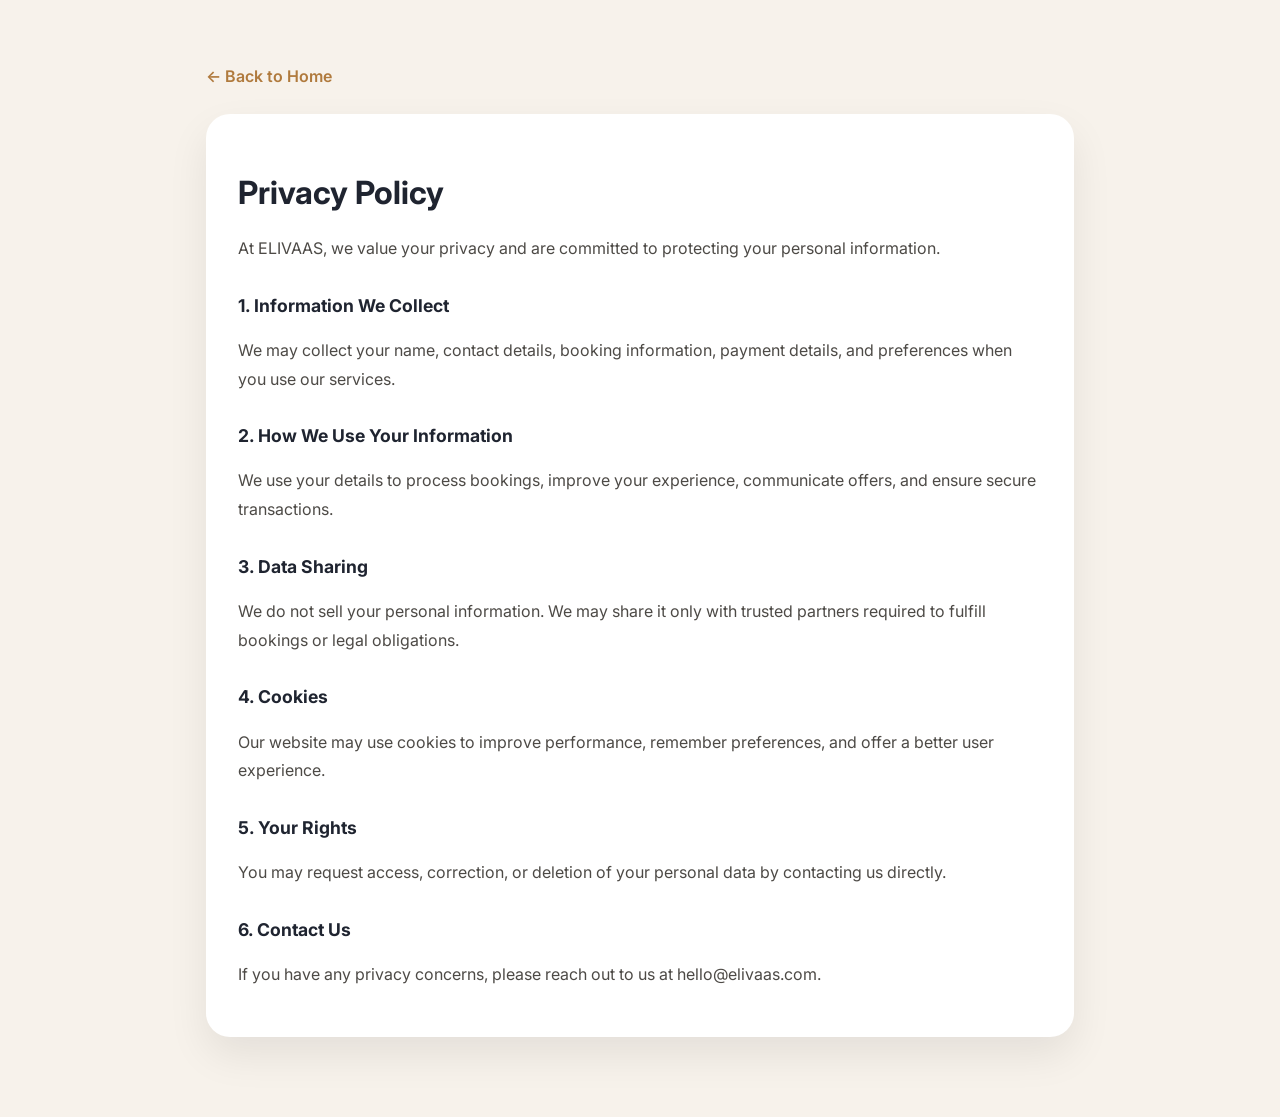
<file: privacy-policy.html>
<!DOCTYPE html>
<html lang="en">
  <head>
    <meta charset="UTF-8" />
    <meta name="viewport" content="width=device-width, initial-scale=1.0" />
    <title>Privacy Policy | ELIVAAS</title>
    <link rel="preconnect" href="https://fonts.googleapis.com" />
    <link rel="preconnect" href="https://fonts.gstatic.com" crossorigin />
    <link href="https://fonts.googleapis.com/css2?family=Inter:wght@300;400;500;600;700;800&display=swap" rel="stylesheet" />
    <link rel="stylesheet" href="styles.css" />
    <style>
      body {
        background: #f7f2eb;
      }
      .policy-page {
        max-width: 900px;
        margin: 0 auto;
        padding: 4rem 1rem 5rem;
      }
      .policy-card {
        background: white;
        border-radius: 24px;
        padding: 2rem;
        box-shadow: 0 18px 40px rgba(0,0,0,0.08);
      }
      .policy-card h1 {
        font-size: 2rem;
        margin-bottom: 0.5rem;
      }
      .policy-card h2 {
        margin-top: 1.8rem;
        font-size: 1.1rem;
      }
      .policy-card p, .policy-card li {
        color: #4d4a46;
        line-height: 1.8;
      }
      .back-link {
        display: inline-block;
        margin-bottom: 1.5rem;
        color: #b07a3d;
        font-weight: 600;
        text-decoration: none;
      }
    </style>
  </head>
  <body>
    <div class="policy-page">
      <a class="back-link" href="index.html">← Back to Home</a>
      <div class="policy-card">
        <h1>Privacy Policy</h1>
        <p>At ELIVAAS, we value your privacy and are committed to protecting your personal information.</p>

        <h2>1. Information We Collect</h2>
        <p>We may collect your name, contact details, booking information, payment details, and preferences when you use our services.</p>

        <h2>2. How We Use Your Information</h2>
        <p>We use your details to process bookings, improve your experience, communicate offers, and ensure secure transactions.</p>

        <h2>3. Data Sharing</h2>
        <p>We do not sell your personal information. We may share it only with trusted partners required to fulfill bookings or legal obligations.</p>

        <h2>4. Cookies</h2>
        <p>Our website may use cookies to improve performance, remember preferences, and offer a better user experience.</p>

        <h2>5. Your Rights</h2>
        <p>You may request access, correction, or deletion of your personal data by contacting us directly.</p>

        <h2>6. Contact Us</h2>
        <p>If you have any privacy concerns, please reach out to us at hello@elivaas.com.</p>
      </div>
    </div>
  </body>
</html>
</file>
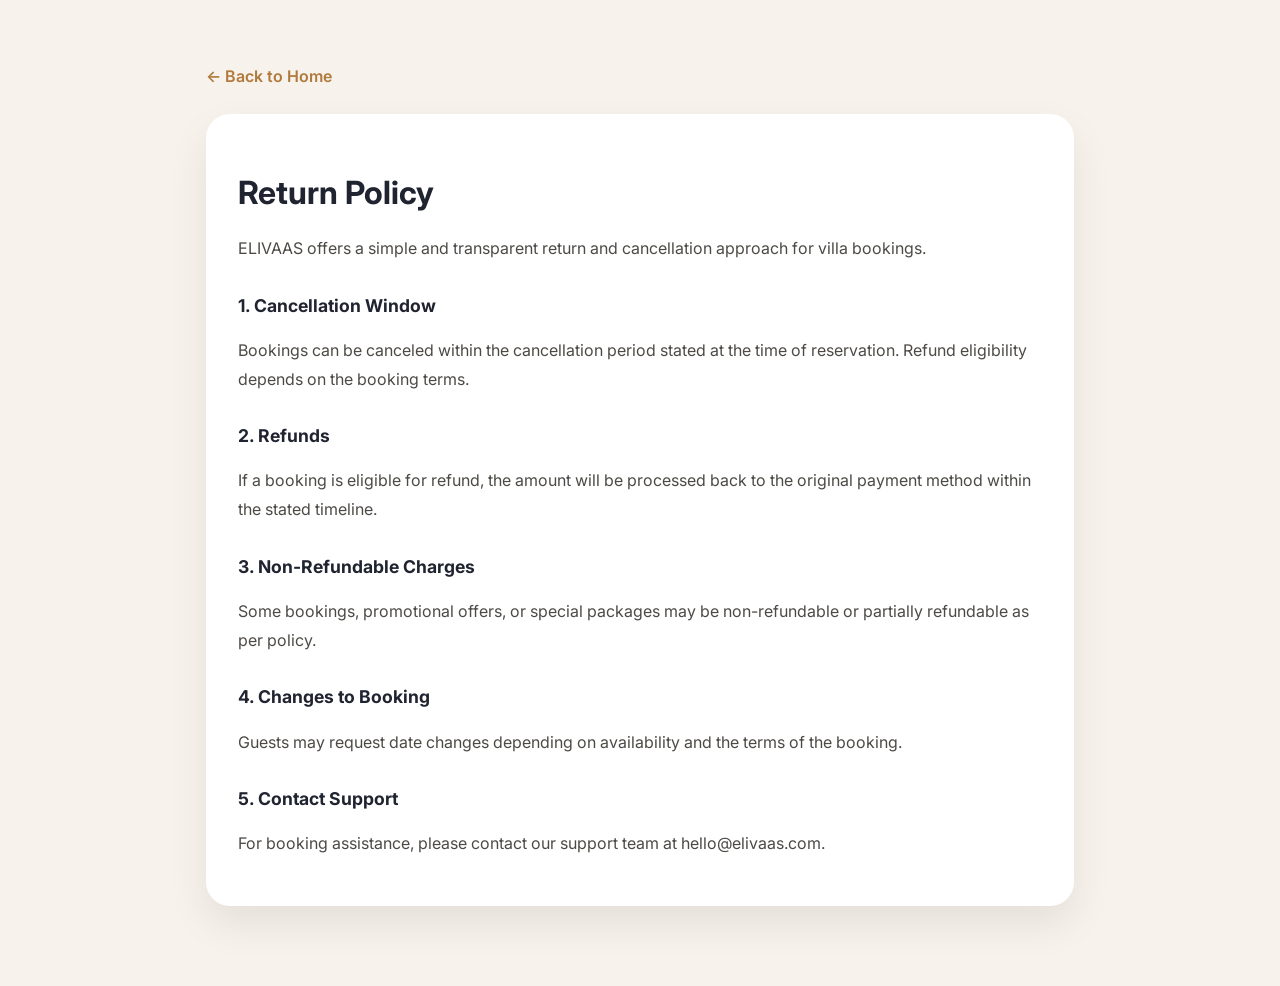
<file: return-policy.html>
<!DOCTYPE html>
<html lang="en">
  <head>
    <meta charset="UTF-8" />
    <meta name="viewport" content="width=device-width, initial-scale=1.0" />
    <title>Return Policy | ELIVAAS</title>
    <link rel="preconnect" href="https://fonts.googleapis.com" />
    <link rel="preconnect" href="https://fonts.gstatic.com" crossorigin />
    <link href="https://fonts.googleapis.com/css2?family=Inter:wght@300;400;500;600;700;800&display=swap" rel="stylesheet" />
    <link rel="stylesheet" href="styles.css" />
    <style>
      body {
        background: #f7f2eb;
      }
      .policy-page {
        max-width: 900px;
        margin: 0 auto;
        padding: 4rem 1rem 5rem;
      }
      .policy-card {
        background: white;
        border-radius: 24px;
        padding: 2rem;
        box-shadow: 0 18px 40px rgba(0,0,0,0.08);
      }
      .policy-card h1 {
        font-size: 2rem;
        margin-bottom: 0.5rem;
      }
      .policy-card h2 {
        margin-top: 1.8rem;
        font-size: 1.1rem;
      }
      .policy-card p, .policy-card li {
        color: #4d4a46;
        line-height: 1.8;
      }
      .back-link {
        display: inline-block;
        margin-bottom: 1.5rem;
        color: #b07a3d;
        font-weight: 600;
        text-decoration: none;
      }
    </style>
  </head>
  <body>
    <div class="policy-page">
      <a class="back-link" href="index.html">← Back to Home</a>
      <div class="policy-card">
        <h1>Return Policy</h1>
        <p>ELIVAAS offers a simple and transparent return and cancellation approach for villa bookings.</p>

        <h2>1. Cancellation Window</h2>
        <p>Bookings can be canceled within the cancellation period stated at the time of reservation. Refund eligibility depends on the booking terms.</p>

        <h2>2. Refunds</h2>
        <p>If a booking is eligible for refund, the amount will be processed back to the original payment method within the stated timeline.</p>

        <h2>3. Non-Refundable Charges</h2>
        <p>Some bookings, promotional offers, or special packages may be non-refundable or partially refundable as per policy.</p>

        <h2>4. Changes to Booking</h2>
        <p>Guests may request date changes depending on availability and the terms of the booking.</p>

        <h2>5. Contact Support</h2>
        <p>For booking assistance, please contact our support team at hello@elivaas.com.</p>
      </div>
    </div>
  </body>
</html>
</file>
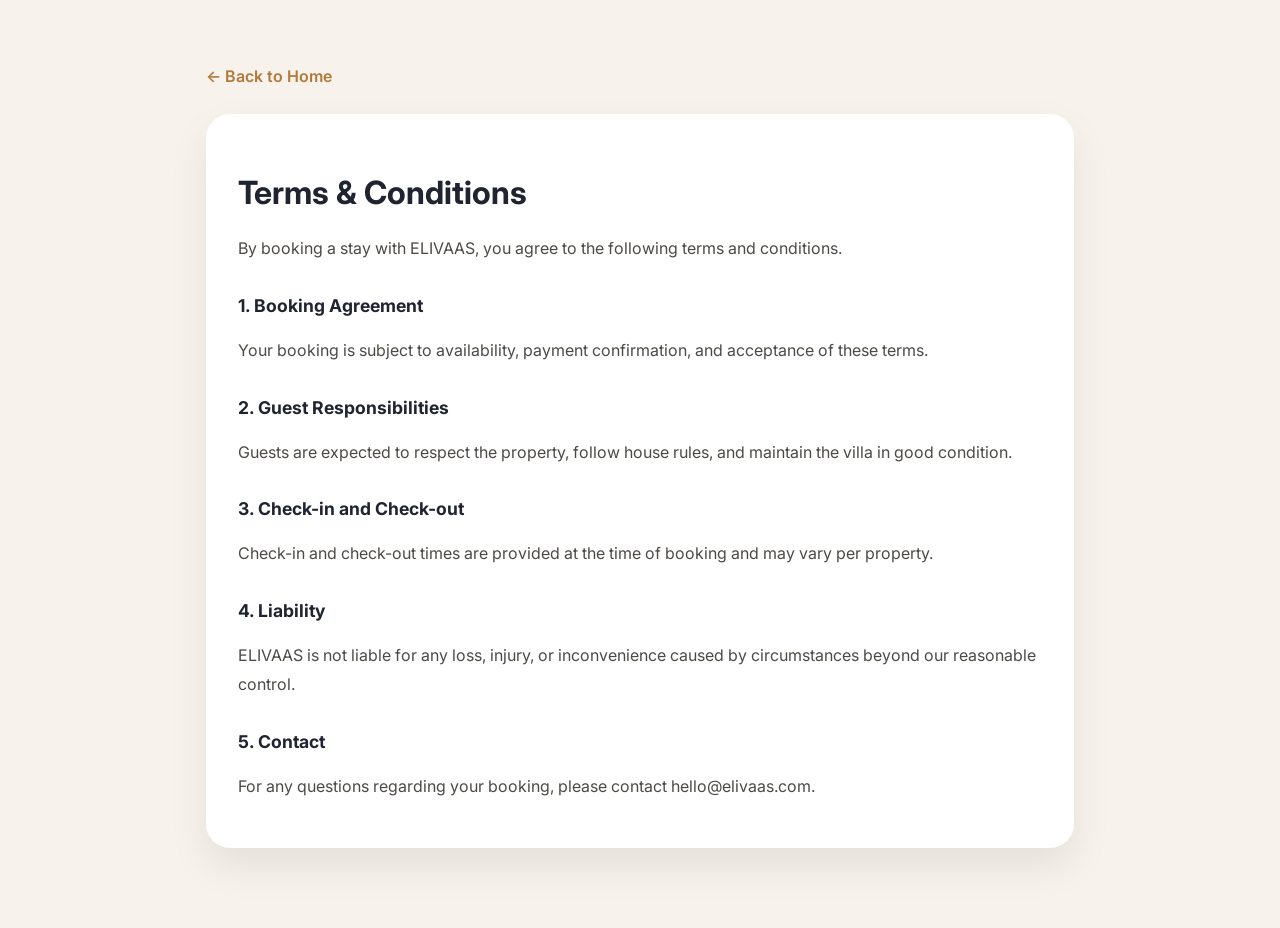
<file: terms-and-conditions.html>
<!DOCTYPE html>
<html lang="en">
  <head>
    <meta charset="UTF-8" />
    <meta name="viewport" content="width=device-width, initial-scale=1.0" />
    <title>Terms & Conditions | ELIVAAS</title>
    <link rel="preconnect" href="https://fonts.googleapis.com" />
    <link rel="preconnect" href="https://fonts.gstatic.com" crossorigin />
    <link href="https://fonts.googleapis.com/css2?family=Inter:wght@300;400;500;600;700;800&display=swap" rel="stylesheet" />
    <link rel="stylesheet" href="styles.css" />
    <style>
      body {
        background: #f7f2eb;
      }
      .policy-page {
        max-width: 900px;
        margin: 0 auto;
        padding: 4rem 1rem 5rem;
      }
      .policy-card {
        background: white;
        border-radius: 24px;
        padding: 2rem;
        box-shadow: 0 18px 40px rgba(0,0,0,0.08);
      }
      .policy-card h1 {
        font-size: 2rem;
        margin-bottom: 0.5rem;
      }
      .policy-card h2 {
        margin-top: 1.8rem;
        font-size: 1.1rem;
      }
      .policy-card p, .policy-card li {
        color: #4d4a46;
        line-height: 1.8;
      }
      .back-link {
        display: inline-block;
        margin-bottom: 1.5rem;
        color: #b07a3d;
        font-weight: 600;
        text-decoration: none;
      }
    </style>
  </head>
  <body>
    <div class="policy-page">
      <a class="back-link" href="index.html">← Back to Home</a>
      <div class="policy-card">
        <h1>Terms & Conditions</h1>
        <p>By booking a stay with ELIVAAS, you agree to the following terms and conditions.</p>

        <h2>1. Booking Agreement</h2>
        <p>Your booking is subject to availability, payment confirmation, and acceptance of these terms.</p>

        <h2>2. Guest Responsibilities</h2>
        <p>Guests are expected to respect the property, follow house rules, and maintain the villa in good condition.</p>

        <h2>3. Check-in and Check-out</h2>
        <p>Check-in and check-out times are provided at the time of booking and may vary per property.</p>

        <h2>4. Liability</h2>
        <p>ELIVAAS is not liable for any loss, injury, or inconvenience caused by circumstances beyond our reasonable control.</p>

        <h2>5. Contact</h2>
        <p>For any questions regarding your booking, please contact hello@elivaas.com.</p>
      </div>
    </div>
  </body>
</html>
</file>
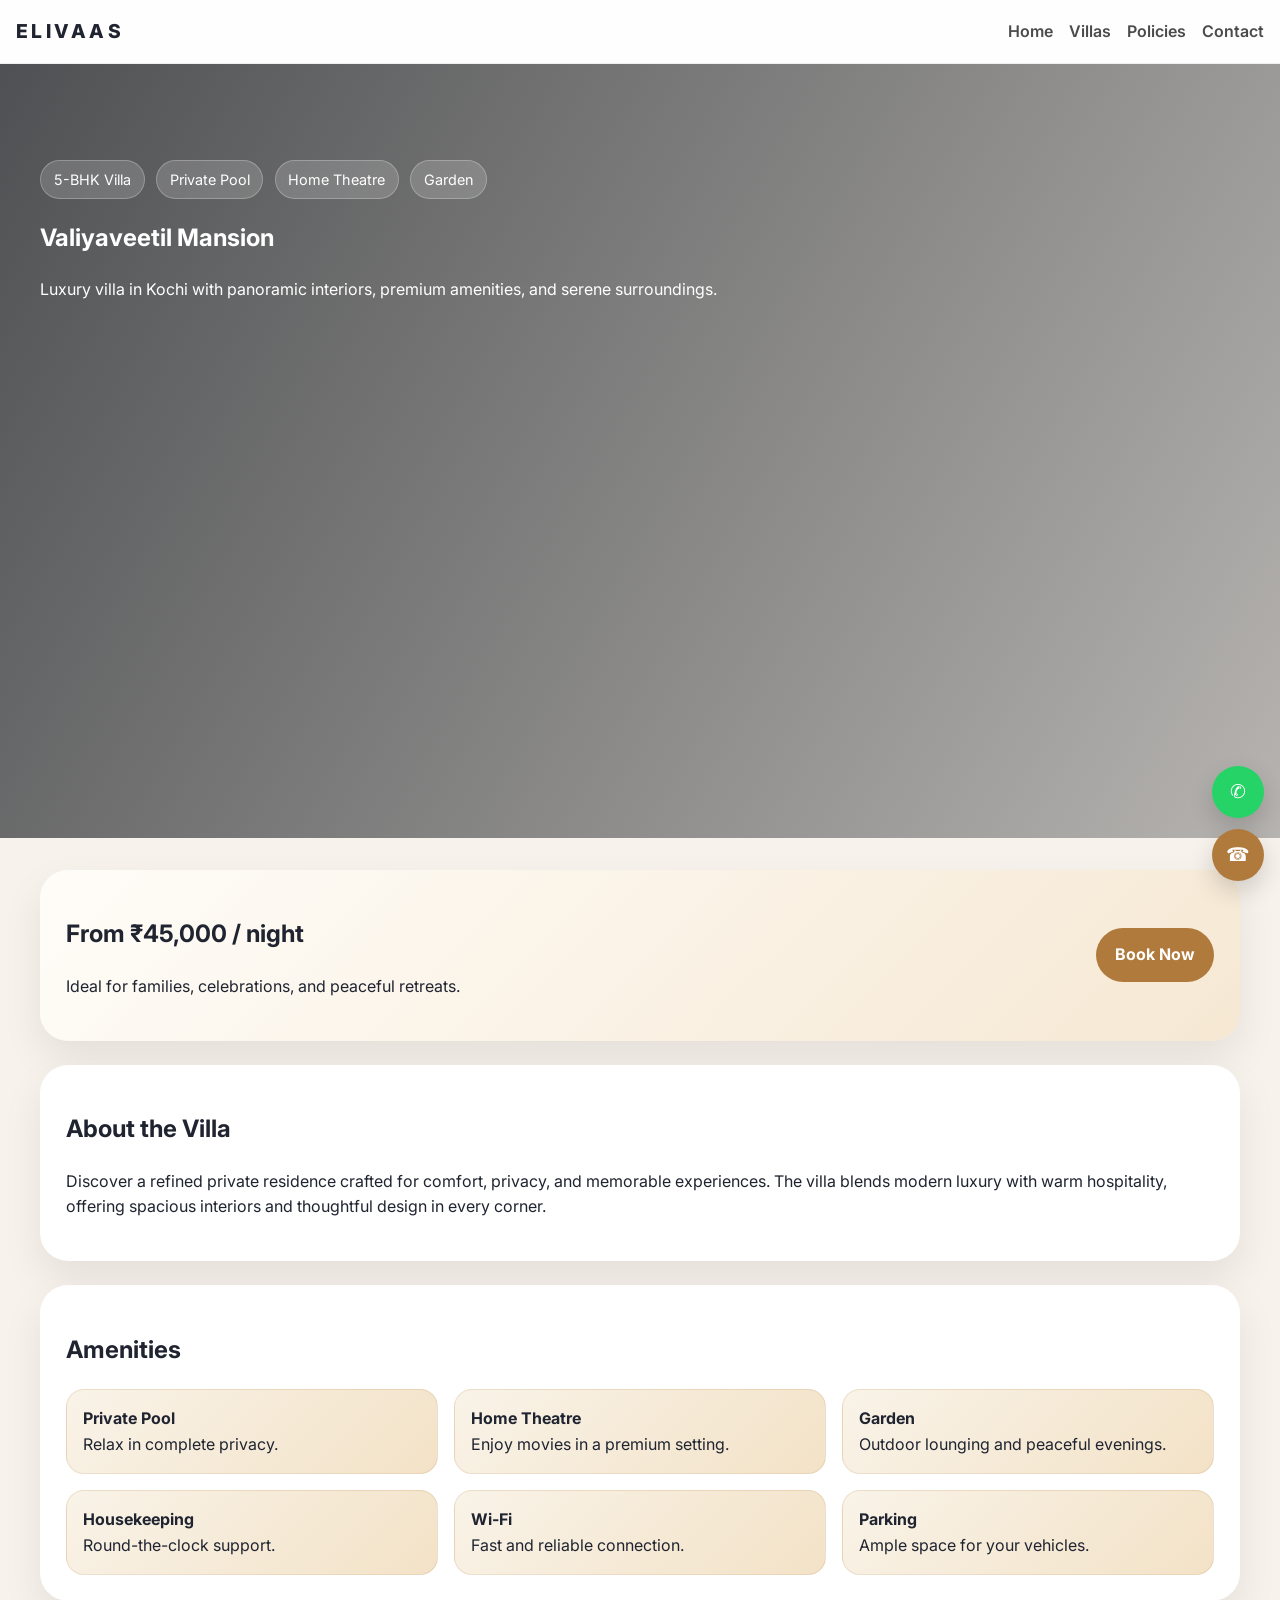
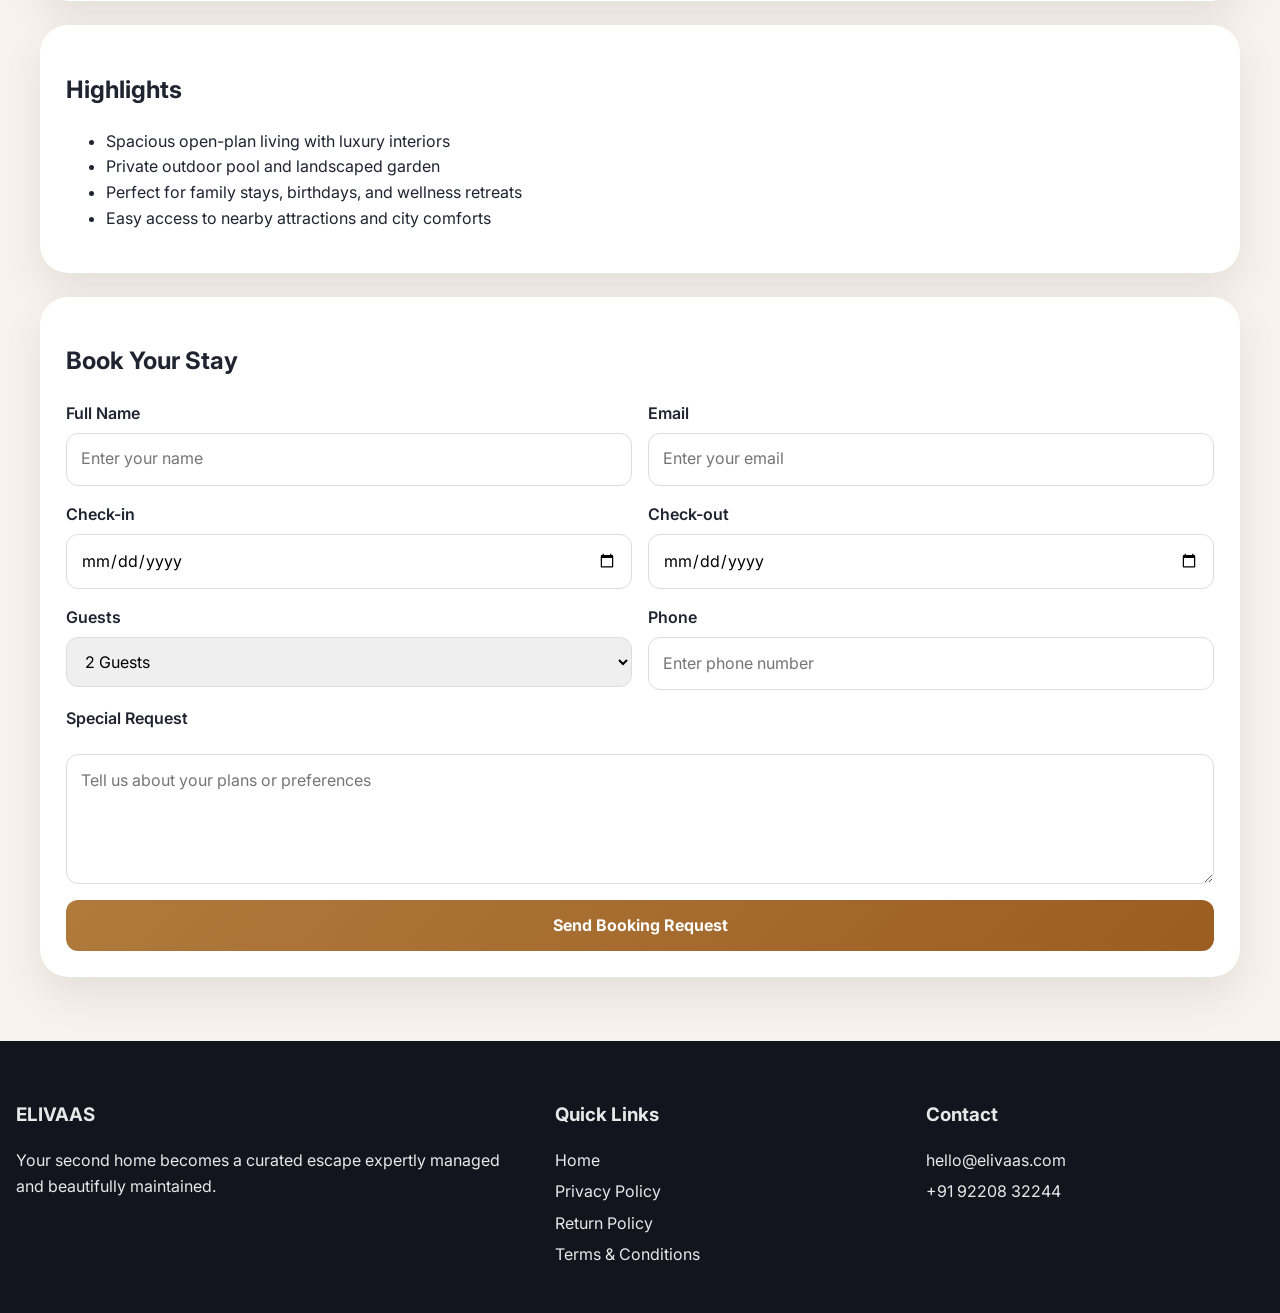
<file: villa-page.html>
<!DOCTYPE html>
<html lang="en">
  <head>
    <meta charset="UTF-8" />
    <meta name="viewport" content="width=device-width, initial-scale=1.0" />
    <title>Valiyaveetil Mansion | ELIVAAS</title>
    <link rel="preconnect" href="https://fonts.googleapis.com" />
    <link rel="preconnect" href="https://fonts.gstatic.com" crossorigin />
    <link href="https://fonts.googleapis.com/css2?family=Inter:wght@300;400;500;600;700;800&display=swap" rel="stylesheet" />
    <link rel="stylesheet" href="styles.css" />
    <style>
      body {
        background: #f7f2eb;
      }
      .villa-header {
        position: sticky;
        top: 0;
        z-index: 20;
        background: rgba(255,255,255,0.92);
        backdrop-filter: blur(10px);
        border-bottom: 1px solid rgba(0,0,0,0.06);
      }
      .header-inner {
        display: flex;
        justify-content: space-between;
        align-items: center;
        padding: 1rem 0;
      }
      .brand {
        font-size: 1.2rem;
        font-weight: 800;
        letter-spacing: 0.18em;
        color: #1f2430;
        text-decoration: none;
      }
      .villa-nav {
        display: flex;
        gap: 1rem;
        flex-wrap: wrap;
      }
      .villa-nav a {
        color: #4b4b4b;
        text-decoration: none;
        font-weight: 600;
      }
      .villa-hero {
        position: relative;
        min-height: 86vh;
        overflow: hidden;
        color: white;
      }
      .villa-slide {
        position: absolute;
        inset: 0;
        background-size: cover;
        background-position: center;
        opacity: 0;
        transition: opacity 0.8s ease;
      }
      .villa-slide.active {
        opacity: 1;
      }
      .villa-overlay {
        position: absolute;
        inset: 0;
        background: linear-gradient(120deg, rgba(14,18,24,0.72), rgba(14,18,24,0.28));
      }
      .villa-content {
        position: relative;
        z-index: 2;
        height: 100%;
        display: flex;
        align-items: end;
        padding: 2rem 0 3rem;
      }
      .villa-content .container {
        width: min(1200px, calc(100% - 2rem));
      }
      .villa-badges {
        display: flex;
        gap: 0.7rem;
        flex-wrap: wrap;
        margin-bottom: 1rem;
      }
      .villa-badges span {
        background: rgba(255,255,255,0.16);
        border: 1px solid rgba(255,255,255,0.25);
        padding: 0.45rem 0.8rem;
        border-radius: 999px;
        backdrop-filter: blur(5px);
        font-size: 0.9rem;
      }
      .villa-details {
        width: min(1200px, calc(100% - 2rem));
        margin: 0 auto;
        padding: 2rem 0 4rem;
        display: grid;
        gap: 1.5rem;
      }
      .detail-card {
        background: white;
        border-radius: 28px;
        padding: 1.6rem;
        box-shadow: 0 18px 42px rgba(0,0,0,0.08);
      }
      .amenities {
        display: grid;
        grid-template-columns: repeat(3, 1fr);
        gap: 1rem;
      }
      .amenity {
        background: linear-gradient(135deg, #f9f3e8 0%, #f3e2c7 100%);
        border-radius: 18px;
        padding: 1rem;
        border: 1px solid rgba(176,122,61,0.16);
      }
      .booking-box {
        display: flex;
        justify-content: space-between;
        align-items: center;
        gap: 1rem;
        flex-wrap: wrap;
        background: linear-gradient(135deg, #fffdf9 0%, #f6e8d3 100%);
      }
      .booking-btn {
        background: #b07a3d;
        color: white;
        text-decoration: none;
        padding: 0.9rem 1.2rem;
        border-radius: 999px;
        font-weight: 700;
      }
      .booking-form {
        display: grid;
        gap: 1rem;
      }
      .form-grid {
        display: grid;
        grid-template-columns: repeat(2, 1fr);
        gap: 1rem;
      }
      .booking-form label {
        display: block;
        margin-bottom: 0.4rem;
        font-weight: 600;
      }
      .booking-form input,
      .booking-form select,
      .booking-form textarea,
      .booking-form button {
        width: 100%;
        border: 1px solid #ddd;
        border-radius: 12px;
        padding: 0.8rem 0.9rem;
        font: inherit;
      }
      .booking-form button {
        background: linear-gradient(135deg, #b07a3d 0%, #9b5d22 100%);
        color: white;
        border: none;
        cursor: pointer;
        font-weight: 700;
      }
      .quick-actions {
        position: fixed;
        right: 1rem;
        bottom: 1.2rem;
        display: flex;
        flex-direction: column;
        gap: 0.7rem;
        z-index: 30;
      }
      .quick-action {
        display: inline-flex;
        align-items: center;
        justify-content: center;
        width: 52px;
        height: 52px;
        border-radius: 50%;
        color: white;
        text-decoration: none;
        box-shadow: 0 10px 24px rgba(0,0,0,0.16);
        font-size: 1.2rem;
      }
      .quick-action.whatsapp {
        background: #25D366;
      }
      .quick-action.phone {
        background: #b07a3d;
      }
      .villa-footer {
        background: #12151d;
        color: rgba(255,255,255,0.9);
        padding: 2.5rem 0;
      }
      .footer-inner {
        display: grid;
        grid-template-columns: 1.5fr 1fr 1fr;
        gap: 2rem;
      }
      .villa-footer a {
        display: block;
        color: inherit;
        text-decoration: none;
        margin: 0.35rem 0;
      }
      @media (max-width: 760px) {
        .amenities {
          grid-template-columns: 1fr;
        }
        .form-grid {
          grid-template-columns: 1fr;
        }
        .header-inner {
          flex-direction: column;
          align-items: flex-start;
          gap: 0.6rem;
        }
        .footer-inner {
          grid-template-columns: 1fr;
        }
      }
      @media (max-width: 760px) {
        .amenities {
          grid-template-columns: 1fr;
        }
      }
    </style>
  </head>
  <body>
    <header class="villa-header">
      <div class="container header-inner">
        <a class="brand" href="index.html">ELIVAAS</a>
        <nav class="villa-nav">
          <a href="index.html">Home</a>
          <a href="index.html#villas">Villas</a>
          <a href="privacy-policy.html">Policies</a>
          <a href="mailto:hello@elivaas.com">Contact</a>
        </nav>
      </div>
    </header>

    <section class="villa-hero">
      <div class="villa-slide active" style="background-image: url('https://images.unsplash.com/photo-1505693416388-ac5ce068fe85?auto=format&fit=crop&w=1600&q=80');"></div>
      <div class="villa-slide" style="background-image: url('https://images.unsplash.com/photo-1512918728675-ed5a9ecdebfd?auto=format&fit=crop&w=1600&q=80');"></div>
      <div class="villa-slide" style="background-image: url('https://images.unsplash.com/photo-1494526585095-c41746248156?auto=format&fit=crop&w=1600&q=80');"></div>
      <div class="villa-overlay"></div>
      <div class="villa-content">
        <div class="container">
          <div class="villa-badges">
            <span>5-BHK Villa</span>
            <span>Private Pool</span>
            <span>Home Theatre</span>
            <span>Garden</span>
          </div>
          <h1>Valiyaveetil Mansion</h1>
          <p>Luxury villa in Kochi with panoramic interiors, premium amenities, and serene surroundings.</p>
        </div>
      </div>
    </section>

    <main class="villa-details">
      <div class="detail-card booking-box">
        <div>
          <h2>From ₹45,000 / night</h2>
          <p>Ideal for families, celebrations, and peaceful retreats.</p>
        </div>
        <a class="booking-btn" href="mailto:hello@elivaas.com">Book Now</a>
      </div>

      <div class="detail-card">
        <h2>About the Villa</h2>
        <p>Discover a refined private residence crafted for comfort, privacy, and memorable experiences. The villa blends modern luxury with warm hospitality, offering spacious interiors and thoughtful design in every corner.</p>
      </div>

      <div class="detail-card">
        <h2>Amenities</h2>
        <div class="amenities">
          <div class="amenity"><strong>Private Pool</strong><br />Relax in complete privacy.</div>
          <div class="amenity"><strong>Home Theatre</strong><br />Enjoy movies in a premium setting.</div>
          <div class="amenity"><strong>Garden</strong><br />Outdoor lounging and peaceful evenings.</div>
          <div class="amenity"><strong>Housekeeping</strong><br />Round-the-clock support.</div>
          <div class="amenity"><strong>Wi-Fi</strong><br />Fast and reliable connection.</div>
          <div class="amenity"><strong>Parking</strong><br />Ample space for your vehicles.</div>
        </div>
      </div>

      <div class="detail-card">
        <h2>Highlights</h2>
        <ul>
          <li>Spacious open-plan living with luxury interiors</li>
          <li>Private outdoor pool and landscaped garden</li>
          <li>Perfect for family stays, birthdays, and wellness retreats</li>
          <li>Easy access to nearby attractions and city comforts</li>
        </ul>
      </div>

      <div class="detail-card">
        <h2>Book Your Stay</h2>
        <form class="booking-form">
          <div class="form-grid">
            <div>
              <label for="name">Full Name</label>
              <input id="name" type="text" placeholder="Enter your name" />
            </div>
            <div>
              <label for="email">Email</label>
              <input id="email" type="email" placeholder="Enter your email" />
            </div>
            <div>
              <label for="checkin">Check-in</label>
              <input id="checkin" type="date" />
            </div>
            <div>
              <label for="checkout">Check-out</label>
              <input id="checkout" type="date" />
            </div>
            <div>
              <label for="guests">Guests</label>
              <select id="guests">
                <option>2 Guests</option>
                <option>4 Guests</option>
                <option>6 Guests</option>
                <option>8 Guests</option>
              </select>
            </div>
            <div>
              <label for="phone">Phone</label>
              <input id="phone" type="tel" placeholder="Enter phone number" />
            </div>
          </div>
          <label for="message">Special Request</label>
          <textarea id="message" rows="4" placeholder="Tell us about your plans or preferences"></textarea>
          <button type="submit">Send Booking Request</button>
        </form>
      </div>
    </main>

    <div class="quick-actions" aria-label="Quick contact actions">
      <a class="quick-action whatsapp" href="https://wa.me/919220832244" target="_blank" rel="noopener" aria-label="Contact via WhatsApp">✆</a>
      <a class="quick-action phone" href="tel:+919220832244" aria-label="Call us">☎</a>
    </div>

    <footer class="villa-footer">
      <div class="container footer-inner">
        <div>
          <h3>ELIVAAS</h3>
          <p>Your second home becomes a curated escape expertly managed and beautifully maintained.</p>
        </div>
        <div>
          <h3>Quick Links</h3>
          <a href="index.html">Home</a>
          <a href="privacy-policy.html">Privacy Policy</a>
          <a href="return-policy.html">Return Policy</a>
          <a href="terms-and-conditions.html">Terms & Conditions</a>
        </div>
        <div>
          <h3>Contact</h3>
          <a href="mailto:hello@elivaas.com">hello@elivaas.com</a>
          <a href="tel:+919220832244">+91 92208 32244</a>
        </div>
      </div>
    </footer>

    <script>
      const slides = Array.from(document.querySelectorAll('.villa-slide'));
      let currentSlide = 0;
      setInterval(() => {
        slides.forEach((slide, index) => {
          slide.classList.toggle('active', index === currentSlide);
        });
        currentSlide = (currentSlide + 1) % slides.length;
      }, 4000);
    </script>
  </body>
</html>
</file>
<file: styles.css>
:root {
  --bg: #f7f2eb;
  --text: #1f2430;
  --muted: #615c55;
  --accent: #b07a3d;
  --card: #fffdf9;
  --border: rgba(31, 36, 48, 0.12);
}

* {
  box-sizing: border-box;
}

body {
  margin: 0;
  font-family: 'Inter', sans-serif;
  color: var(--text);
  background: linear-gradient(180deg, #f9f4ec 0%, #f5ede4 100%);
  line-height: 1.6;
}

body.modal-open {
  overflow: hidden;
}

img {
  display: block;
  width: 100%;
  height: 240px;
  object-fit: cover;
}

.container {
  width: min(1400px, calc(100% - 2rem));
  margin: 0 auto;
}

.hero {
  position: relative;
  min-height: 100vh;
  overflow: hidden;
  color: white;
  margin-bottom: 2.5rem;
}

.hero-slider,
.hero-overlay {
  position: absolute;
  inset: 0;
}

.hero-slider {
  z-index: 0;
}

.hero-slide {
  position: absolute;
  inset: 0;
  background-position: center;
  background-size: cover;
  opacity: 0;
  transform: scale(1.04);
  transition: opacity 0.9s ease, transform 0.9s ease;
}

.hero-slide.active {
  opacity: 1;
  transform: scale(1);
}

.hero-overlay {
  z-index: 1;
  background: linear-gradient(120deg, rgba(14, 18, 24, 0.75), rgba(14, 18, 24, 0.35));
}

.nav {
  position: relative;
  z-index: 2;
  display: flex;
  justify-content: space-between;
  align-items: center;
  padding: 1.2rem 0;
}

.brand {
  display: inline-flex;
  align-items: center;
  gap: 0.20rem;
  font-size: 1.4rem;
  font-weight: 400;
  color: white;
  text-decoration: none;
}

.brand-logo {
  width: 44px;
  height: 44px;
  object-fit: contain;
  display: block;
}

.nav-links {
  display: flex;
  gap: 1.25rem;
  align-items: center;
}

.nav-links a {
  color: white;
  text-decoration: none;
  font-weight: 500;
}

.call-book {
  display: inline-flex;
  align-items: center;
  gap: 0.45rem;
  white-space: nowrap;
}

.call-book i {
  font-size: 0.95rem;
}

.hero-content {
  position: relative;
  z-index: 2;
  display: flex;
  align-items: center;
  min-height: calc(100vh - 80px);
}

.hero-copy {
  max-width: 720px;
  padding: 2rem 0 3rem;
}

.eyebrow {
  text-transform: uppercase;
  letter-spacing: 0.23em;
  font-size: 0.8rem;
  font-weight: 700;
  color: var(--accent);
  margin-bottom: 0.75rem;
}

.hero h1 {
  font-size: clamp(2.2rem, 4.5vw, 4rem);
  line-height: 1.05;
  margin: 0 0 1rem;
}

.lead {
  font-size: 1.05rem;
  max-width: 640px;
  color: rgba(255,255,255,0.9);
}

.hero-dots {
  position: relative;
  z-index: 2;
  display: flex;
  gap: 0.6rem;
  padding-bottom: 2rem;
}

.dot {
  width: 10px;
  height: 10px;
  border: none;
  border-radius: 50%;
  background: rgba(255, 255, 255, 0.45);
  cursor: pointer;
  transition: transform 0.2s ease, background 0.2s ease;
}

.dot.active {
  background: white;
  transform: scale(1.15);
}

.search-card {
  margin-top: 2rem;
  background: linear-gradient(180deg, rgba(255,255,255,0.98), rgba(249,244,236,0.96));
  color: var(--text);
  border: 1px solid rgba(255,255,255,0.6);
  border-radius: 22px;
  padding: 1rem;
  display: grid;
  grid-template-columns: 2fr 1fr 1fr auto;
  gap: 0.9rem;
  box-shadow: 0 24px 55px rgba(0,0,0,0.22);
  backdrop-filter: blur(12px);
  align-items: end;
}

.search-card label {
  display: block;
  font-size: 0.74rem;
  text-transform: uppercase;
  letter-spacing: 0.12em;
  color: var(--muted);
  margin-bottom: 0.4rem;
  font-weight: 700;
}

.search-card input,
.search-card select,
.search-card button {
  width: 100%;
  height: 48px;
  border: 1px solid rgba(31, 36, 48, 0.14);
  border-radius: 12px;
  padding: 0.9rem 1rem;
  font: inherit;
  box-sizing: border-box;
}

.search-card input,
.search-card select {
  background: #f8f4ec;
  box-shadow: inset 0 1px 2px rgba(0,0,0,0.04);
  appearance: none;
}

.search-card button {
  background: linear-gradient(135deg, #b07a3d, #8f5f2f);
  color: white;
  border: none;
  cursor: pointer;
  font-weight: 700;
  min-height: 48px;
  box-shadow: 0 12px 28px rgba(176, 122, 61, 0.28);
  transition: transform 0.2s ease, box-shadow 0.2s ease;
}

.search-card button:hover {
  transform: translateY(-1px);
  box-shadow: 0 16px 32px rgba(176, 122, 61, 0.34);
}

.chip-bar {
  display: flex;
  flex-wrap: wrap;
  gap: 0.8rem;
  margin-top: 0;
  padding: 1rem 1.2rem;
  background: white;
  border-radius: 999px;
  box-shadow: 0 10px 30px rgba(0,0,0,0.07);
}

.chip-bar span {
  padding: 0.55rem 0.9rem;
  background: #f3ede4;
  border-radius: 999px;
  color: var(--muted);
  font-weight: 600;
}

section {
  padding: 4rem 0;
}

main {
  position: relative;
  z-index: 2;
}

.ota-section {
  padding-top: 1rem;
  padding-bottom: 2rem;
}

.ota-carousel {
  display: flex;
  align-items: center;
  gap: 1rem;
}

.carousel-btn {
  width: 42px;
  height: 42px;
  border: none;
  border-radius: 50%;
  background: var(--accent);
  color: white;
  font-size: 1.35rem;
  cursor: pointer;
  box-shadow: 0 8px 18px rgba(0,0,0,0.12);
}

.ota-track {
  display: flex;
  gap: 1rem;
  overflow-x: auto;
  scroll-behavior: smooth;
  scroll-snap-type: x mandatory;
  padding: 0.4rem 0 0.6rem;
  flex: 1;
  scrollbar-width: none;
  -ms-overflow-style: none;
}

.ota-track::-webkit-scrollbar {
  display: none;
}

.ota-logo {
  min-width: 190px;
  flex-shrink: 0;
  display: flex;
  align-items: center;
  justify-content: center;
  padding: 0.8rem 1rem;
  border-radius: 999px;
  background: white;
  border: 1px solid var(--border);
  box-shadow: 0 8px 18px rgba(0,0,0,0.05);
}

.ota-logo svg {
  width: 100%;
  height: 38px;
}

@media (max-width: 680px) {
  .ota-carousel {
    gap: 0.6rem;
  }

  .carousel-btn {
    display: none;
  }

  .ota-logo {
    min-width: 80%;
  }
}

.section-heading {
  margin-bottom: 1.8rem;
}

.section-heading h2 {
  font-size: clamp(1.6rem, 2.8vw, 2.2rem);
  margin: 0;
}

.offer-grid,
.card-grid,
.story-grid {
  display: grid;
  gap: 1.2rem;
}

.offer-grid {
  grid-template-columns: repeat(4, 1fr);
}

.card-grid {
  grid-template-columns: repeat(3, 1fr);
}

.story-grid {
  grid-template-columns: repeat(3, 1fr);
}

.offer-card,
.property-card,
.story-grid article {
  background: var(--card);
  border: 1px solid var(--border);
  border-radius: 20px;
  padding: 1.2rem;
  box-shadow: 0 10px 25px rgba(0,0,0,0.05);
}

.offer-card h3,
.property-card h3,
.story-grid h3 {
  margin-top: 0;
  margin-bottom: 0.6rem;
}

.offer-card a {
  color: var(--accent);
  text-decoration: none;
  font-weight: 600;
}

.property-card {
  padding: 0;
  overflow: hidden;
}

.property-card .card-content {
  padding: 1.2rem;
}

.property-card span {
  color: var(--accent);
  font-weight: 600;
}

.view-link {
  display: inline-block;
  margin-top: 0.8rem;
  color: var(--accent);
  font-weight: 700;
  text-decoration: none;
}

.stats-section {
  background: #1f2430;
  color: white;
  margin: 0;
  padding: 0;
}

.stats-grid {
  display: grid;
  grid-template-columns: repeat(4, 1fr);
  gap: 1rem;
  text-align: center;
  padding: 1rem 0;
}

.stats-grid h3 {
  font-size: 2rem;
  margin-bottom: 0.2rem;
}

.quick-actions {
  position: fixed;
  right: 1rem;
  bottom: 1.2rem;
  display: flex;
  flex-direction: column;
  gap: 0.7rem;
  z-index: 50;
}

.quick-action {
  display: inline-flex;
  align-items: center;
  justify-content: center;
  width: 58px;
  height: 58px;
  border: none;
  border-radius: 50%;
  color: white;
  text-decoration: none;
  box-shadow: 0 10px 24px rgba(0,0,0,0.16);
  font-size: 1.8rem;
  cursor: pointer;
}

.quick-action.whatsapp {
  background: #25D366;
}

.quick-action.email {
  background: #b07a3d;
}

.enquiry-modal {
  position: fixed;
  inset: 0;
  display: flex;
  align-items: center;
  justify-content: center;
  padding: 1rem;
  opacity: 0;
  pointer-events: none;
  transition: opacity 0.2s ease;
  z-index: 100;
}

.enquiry-modal.open {
  opacity: 1;
  pointer-events: auto;
}

.enquiry-modal-backdrop {
  position: absolute;
  inset: 0;
  background: rgba(12, 14, 18, 0.62);
}

.enquiry-modal-dialog {
  position: relative;
  z-index: 1;
  width: min(420px, 100%);
  background: #fffdf9;
  border-radius: 18px;
  padding: 1.2rem;
  box-shadow: 0 20px 50px rgba(0,0,0,0.25);
}

.enquiry-modal-dialog h3 {
  margin: 0 0 1rem;
}

.modal-close {
  position: absolute;
  top: 0.8rem;
  right: 0.8rem;
  width: 34px;
  height: 34px;
  border: none;
  background: #f2ebdf;
  border-radius: 50%;
  font-size: 1.4rem;
  cursor: pointer;
}

.enquiry-form {
  display: grid;
  gap: 0.9rem;
}

.enquiry-form label {
  display: grid;
  gap: 0.35rem;
  font-size: 0.95rem;
  font-weight: 600;
}

.enquiry-form input {
  width: 100%;
  border: 1px solid rgba(31, 36, 48, 0.2);
  border-radius: 10px;
  padding: 0.8rem 0.9rem;
  font: inherit;
}

.submit-btn {
  border: none;
  background: #b07a3d;
  color: white;
  border-radius: 10px;
  padding: 0.8rem 1rem;
  font: inherit;
  font-weight: 700;
  cursor: pointer;
}

.footer {
  background: #12151d;
  color: rgba(255,255,255,0.88);
  padding: 3.5rem 0 2rem;
}

.footer-grid {
  display: grid;
  grid-template-columns: 1.8fr 1fr 1fr 1fr;
  gap: 2rem;
  align-items: start;
}

.footer-brand,
.footer-column {
  display: grid;
  gap: 0.8rem;
}

.footer-brand-head {
  display: flex;
  align-items: center;
  gap: 0.7rem;
}

.footer-logo {
  width: 42px;
  height: 42px;
  object-fit: contain;
}

.footer h3,
.footer h4 {
  margin: 0;
  color: #ffffff;
}

.footer p {
  margin: 0;
  max-width: 430px;
}

.footer a {
  display: block;
  color: rgba(255,255,255,0.82);
  text-decoration: none;
  margin: 0.15rem 0;
}

.footer a:hover {
  color: #ffffff;
}

.footer-column a {
  display: inline-flex;
  align-items: center;
  gap: 0.5rem;
}

.footer-bottom {
  margin-top: 1.5rem;
  padding-top: 1rem;
  border-top: 1px solid rgba(255,255,255,0.12);
}

.footer-bottom p {
  margin: 0;
  font-size: 0.92rem;
  color: rgba(255,255,255,0.72);
  white-space: nowrap;
}

.footer-bottom a {
  display: inline;
  color: rgba(255,255,255,0.72);
}

@media (max-width: 980px) {
  .nav {
    flex-direction: column;
    align-items: stretch;
    gap: 0.9rem;
  }

  .nav.container {
    margin-left: 0;
    margin-right: 0;
  }

  .brand {
    font-size: 1.15rem;
  }

  .nav-links {
    gap: 1rem;
    flex-wrap: wrap;
    margin-left: 0;
    justify-content: flex-start;
  }

  .call-book span {
    font-size: 0.92rem;
  }

  .hero-copy {
    max-width: 100%;
    padding: 1.5rem 0 2rem;
  }

  .offer-grid,
  .card-grid,
  .story-grid,
  .stats-grid,
  .footer-grid {
    grid-template-columns: 1fr 1fr;
  }

  .search-card {
    grid-template-columns: 1fr 1fr;
  }
}

@media (max-width: 680px) {
  .nav {
    padding-top: 1rem;
  }

  .nav-links {
    display: none;
  }

  .brand {
    font-size: 1rem;
  }

  .brand-logo {
    width: 36px;
    height: 36px;
  }

  .hero {
    min-height: auto;
  }

  .hero-content {
    min-height: auto;
    padding: 1rem 0 2rem;
  }

  .hero-copy {
    padding: 1rem 0 1.5rem;
  }

  .hero h1 {
    font-size: clamp(1.9rem, 6vw, 2.6rem);
  }

  .lead {
    font-size: 0.98rem;
  }

  .offer-grid,
  .card-grid,
  .story-grid,
  .stats-grid,
  .footer-grid,
  .search-card {
    grid-template-columns: 1fr;
  }

  .search-card {
    gap: 0.75rem;
  }

  .quick-actions {
    right: 0.8rem;
    bottom: 0.8rem;
  }

  .footer-bottom p {
    white-space: normal;
  }

  .chip-bar {
    border-radius: 1rem;
  }
}
</file>
